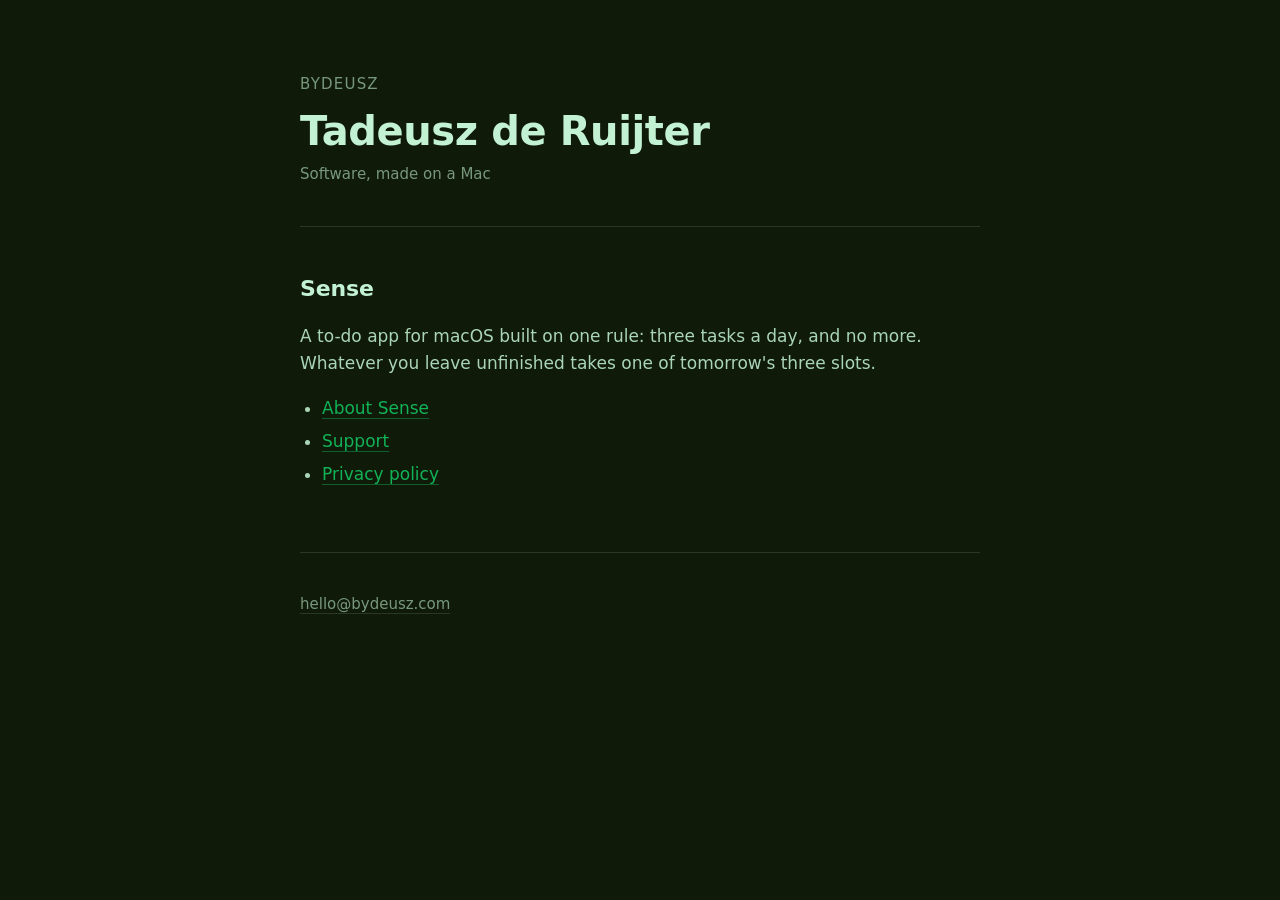
<file: index.html>
<!doctype html>
<html lang="en">
	<head>
		<meta charset="utf-8" />
		<meta name="viewport" content="width=device-width, initial-scale=1" />
		<title>bydeusz</title>
		<link rel="stylesheet" href="/style.css" />
	</head>
	<body>
		<main>
			<header>
				<p class="mark">bydeusz</p>
				<h1>Tadeusz de Ruijter</h1>
				<p class="date">Software, made on a Mac</p>
			</header>

			<h2>Sense</h2>
			<p>
				A to-do app for macOS built on one rule: three tasks a day, and no more.
				Whatever you leave unfinished takes one of tomorrow's three slots.
			</p>
			<ul>
				<li><a href="/sense/">About Sense</a></li>
				<li><a href="/sense/support.html">Support</a></li>
				<li><a href="/sense/privacy.html">Privacy policy</a></li>
			</ul>

			<footer>
				<p><a href="mailto:hello@bydeusz.com">hello@bydeusz.com</a></p>
			</footer>
		</main>
	</body>
</html>
</file>
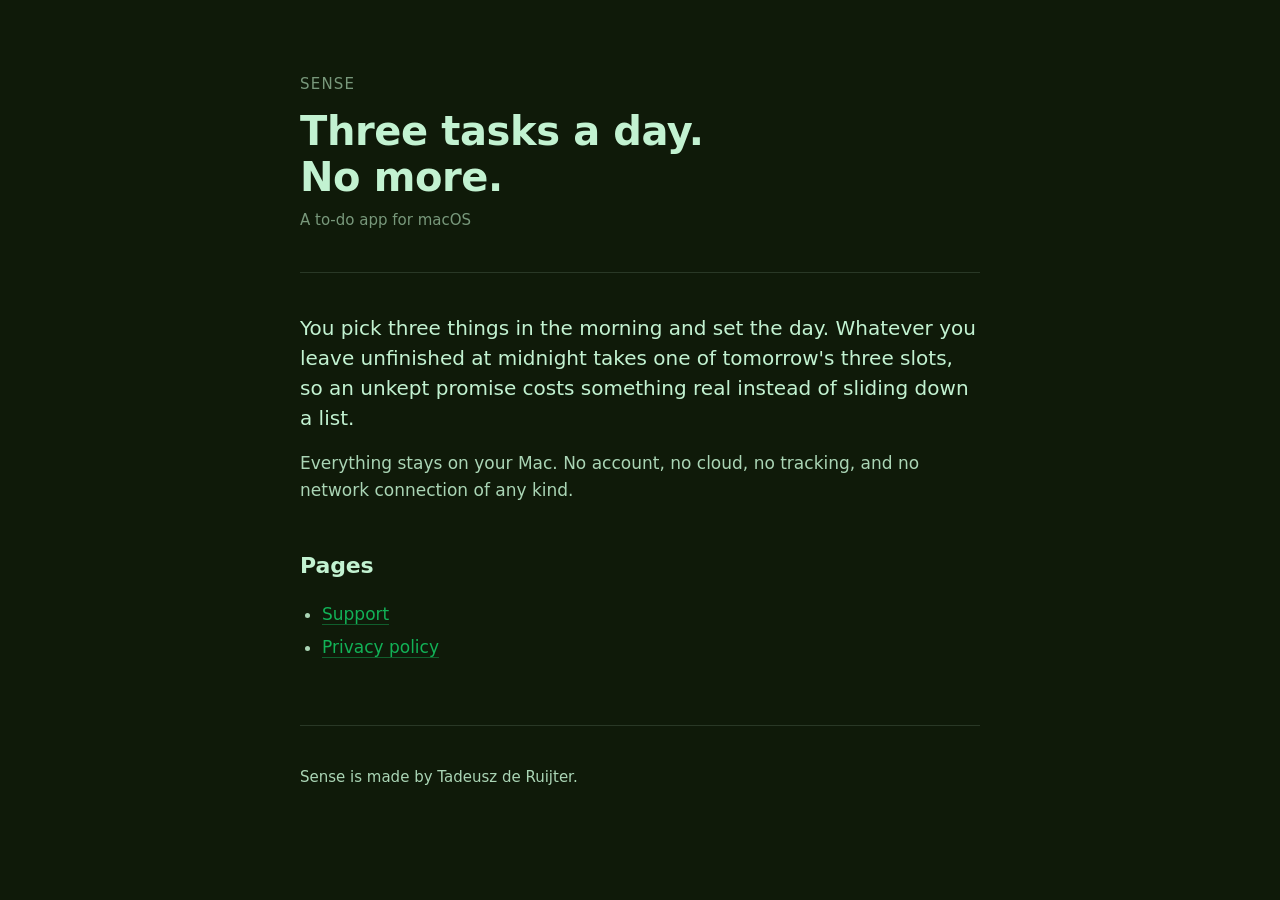
<file: sense/index.html>
<!doctype html>
<html lang="en">
	<head>
		<meta charset="utf-8" />
		<meta name="viewport" content="width=device-width, initial-scale=1" />
		<title>Sense</title>
		<link rel="stylesheet" href="/style.css" />
	</head>
	<body>
		<main>
			<header>
				<p class="mark">Sense</p>
				<h1>Three tasks a day.<br />No more.</h1>
				<p class="date">A to-do app for macOS</p>
			</header>

			<p class="lede">
				You pick three things in the morning and set the day. Whatever you leave
				unfinished at midnight takes one of tomorrow's three slots, so an unkept
				promise costs something real instead of sliding down a list.
			</p>

			<p>
				Everything stays on your Mac. No account, no cloud, no tracking, and no
				network connection of any kind.
			</p>

			<h2>Pages</h2>
			<ul>
				<li><a href="support.html">Support</a></li>
				<li><a href="privacy.html">Privacy policy</a></li>
			</ul>

			<footer>
				<p>Sense is made by Tadeusz de Ruijter.</p>
			</footer>
		</main>
	</body>
</html>
</file>
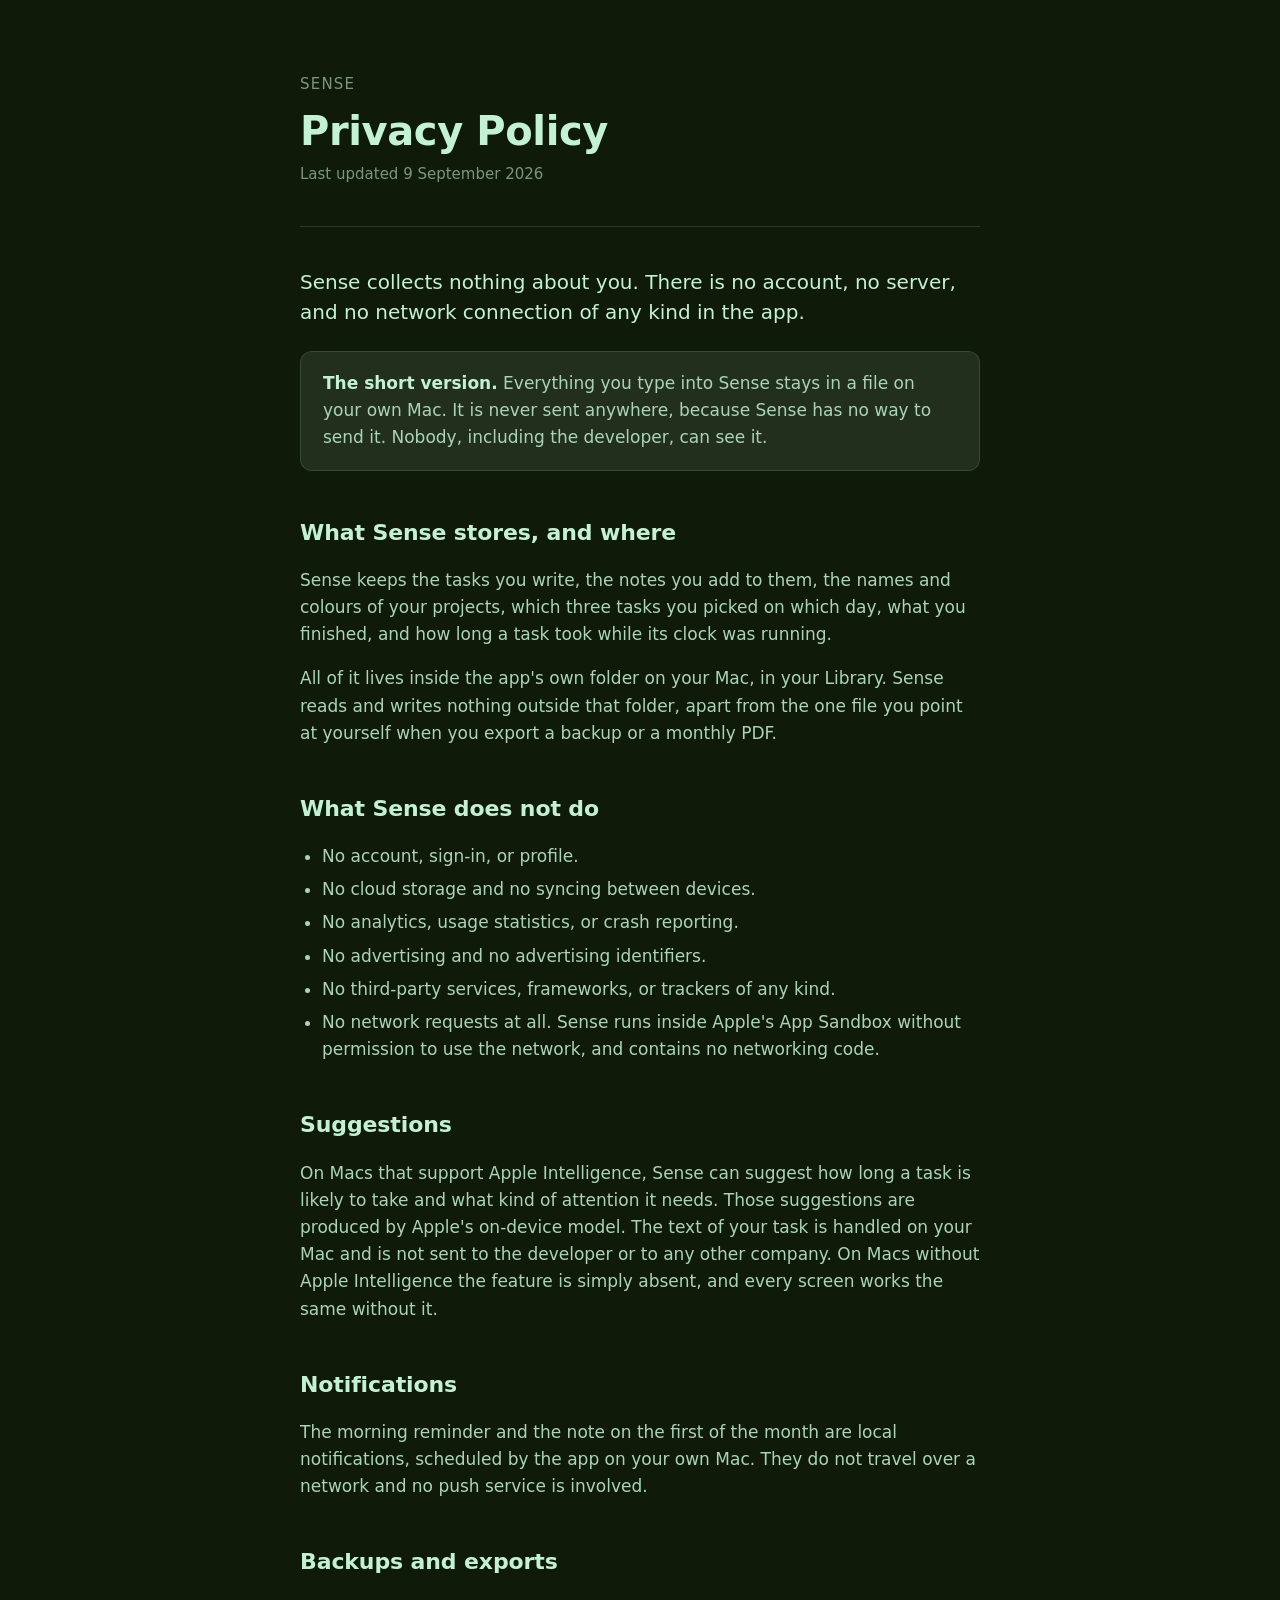
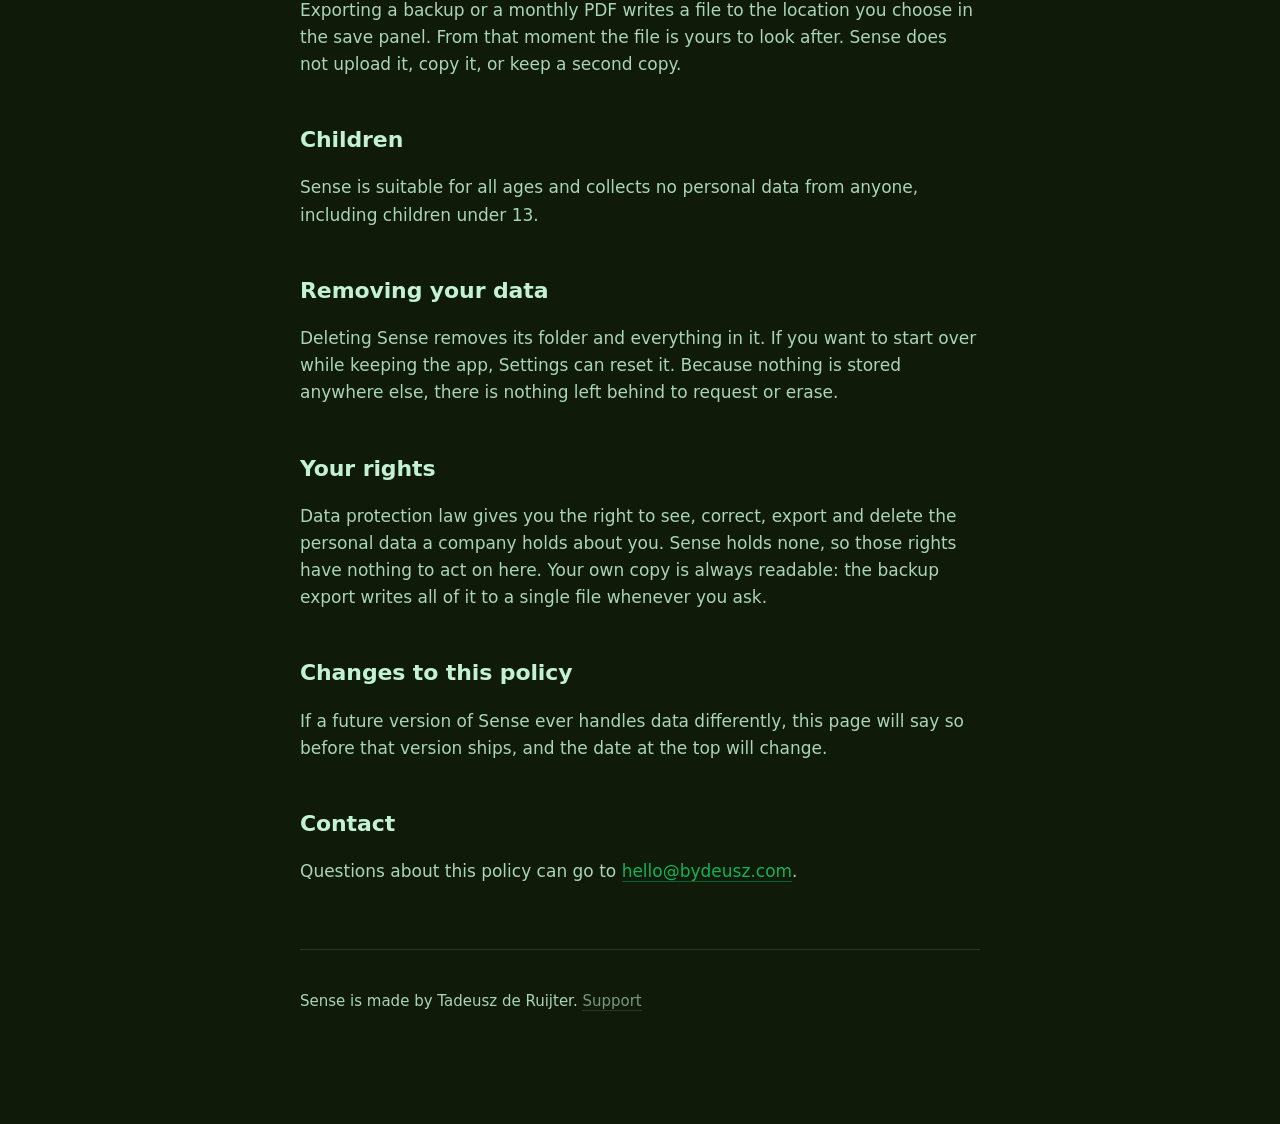
<file: privacy.html>
<!doctype html>
<html lang="en">
	<head>
		<meta charset="utf-8" />
		<meta name="viewport" content="width=device-width, initial-scale=1" />
		<title>Privacy Policy — Sense</title>
		<link rel="stylesheet" href="style.css" />
	</head>
	<body>
		<main>
			<header>
				<p class="mark">Sense</p>
				<h1>Privacy Policy</h1>
				<p class="date">Last updated 9 September 2026</p>
			</header>

			<p class="lede">
				Sense collects nothing about you. There is no account, no server, and no
				network connection of any kind in the app.
			</p>

			<div class="panel">
				<p>
					<strong>The short version.</strong> Everything you type into Sense stays
					in a file on your own Mac. It is never sent anywhere, because Sense has
					no way to send it. Nobody, including the developer, can see it.
				</p>
			</div>

			<h2>What Sense stores, and where</h2>
			<p>
				Sense keeps the tasks you write, the notes you add to them, the names and
				colours of your projects, which three tasks you picked on which day, what
				you finished, and how long a task took while its clock was running.
			</p>
			<p>
				All of it lives inside the app's own folder on your Mac, in your Library.
				Sense reads and writes nothing outside that folder, apart from the one file
				you point at yourself when you export a backup or a monthly PDF.
			</p>

			<h2>What Sense does not do</h2>
			<ul>
				<li>No account, sign-in, or profile.</li>
				<li>No cloud storage and no syncing between devices.</li>
				<li>No analytics, usage statistics, or crash reporting.</li>
				<li>No advertising and no advertising identifiers.</li>
				<li>No third-party services, frameworks, or trackers of any kind.</li>
				<li>
					No network requests at all. Sense runs inside Apple's App Sandbox without
					permission to use the network, and contains no networking code.
				</li>
			</ul>

			<h2>Suggestions</h2>
			<p>
				On Macs that support Apple Intelligence, Sense can suggest how long a task
				is likely to take and what kind of attention it needs. Those suggestions are
				produced by Apple's on-device model. The text of your task is handled on your
				Mac and is not sent to the developer or to any other company. On Macs without
				Apple Intelligence the feature is simply absent, and every screen works the
				same without it.
			</p>

			<h2>Notifications</h2>
			<p>
				The morning reminder and the note on the first of the month are local
				notifications, scheduled by the app on your own Mac. They do not travel over
				a network and no push service is involved.
			</p>

			<h2>Backups and exports</h2>
			<p>
				Exporting a backup or a monthly PDF writes a file to the location you choose
				in the save panel. From that moment the file is yours to look after. Sense
				does not upload it, copy it, or keep a second copy.
			</p>

			<h2>Children</h2>
			<p>
				Sense is suitable for all ages and collects no personal data from anyone,
				including children under 13.
			</p>

			<h2>Removing your data</h2>
			<p>
				Deleting Sense removes its folder and everything in it. If you want to start
				over while keeping the app, Settings can reset it. Because nothing is stored
				anywhere else, there is nothing left behind to request or erase.
			</p>

			<h2>Your rights</h2>
			<p>
				Data protection law gives you the right to see, correct, export and delete
				the personal data a company holds about you. Sense holds none, so those
				rights have nothing to act on here. Your own copy is always readable: the
				backup export writes all of it to a single file whenever you ask.
			</p>

			<h2>Changes to this policy</h2>
			<p>
				If a future version of Sense ever handles data differently, this page will
				say so before that version ships, and the date at the top will change.
			</p>

			<h2>Contact</h2>
			<p>
				Questions about this policy can go to
				<a href="mailto:hello@bydeusz.com">hello@bydeusz.com</a>.
			</p>

			<footer>
				<p>
					Sense is made by Tadeusz de Ruijter. <a href="support.html">Support</a>
				</p>
			</footer>
		</main>
	</body>
</html>
</file>
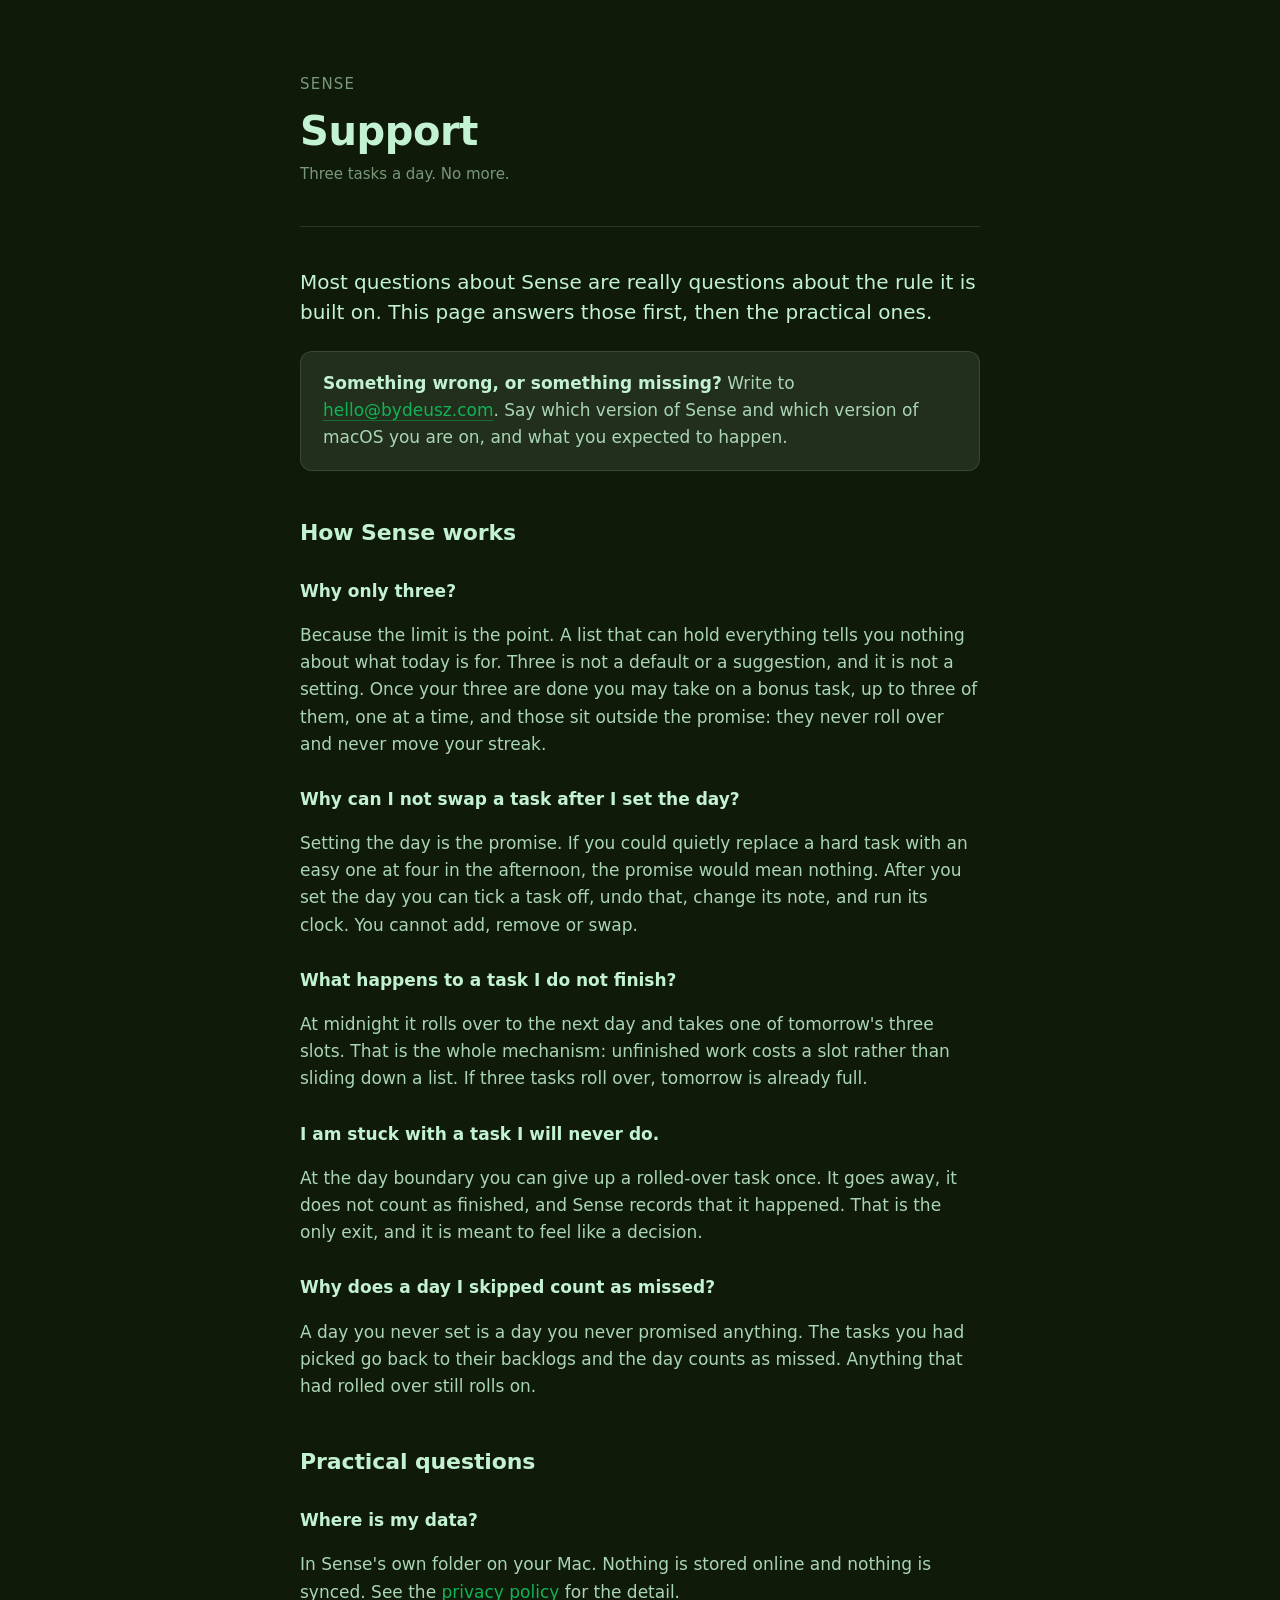
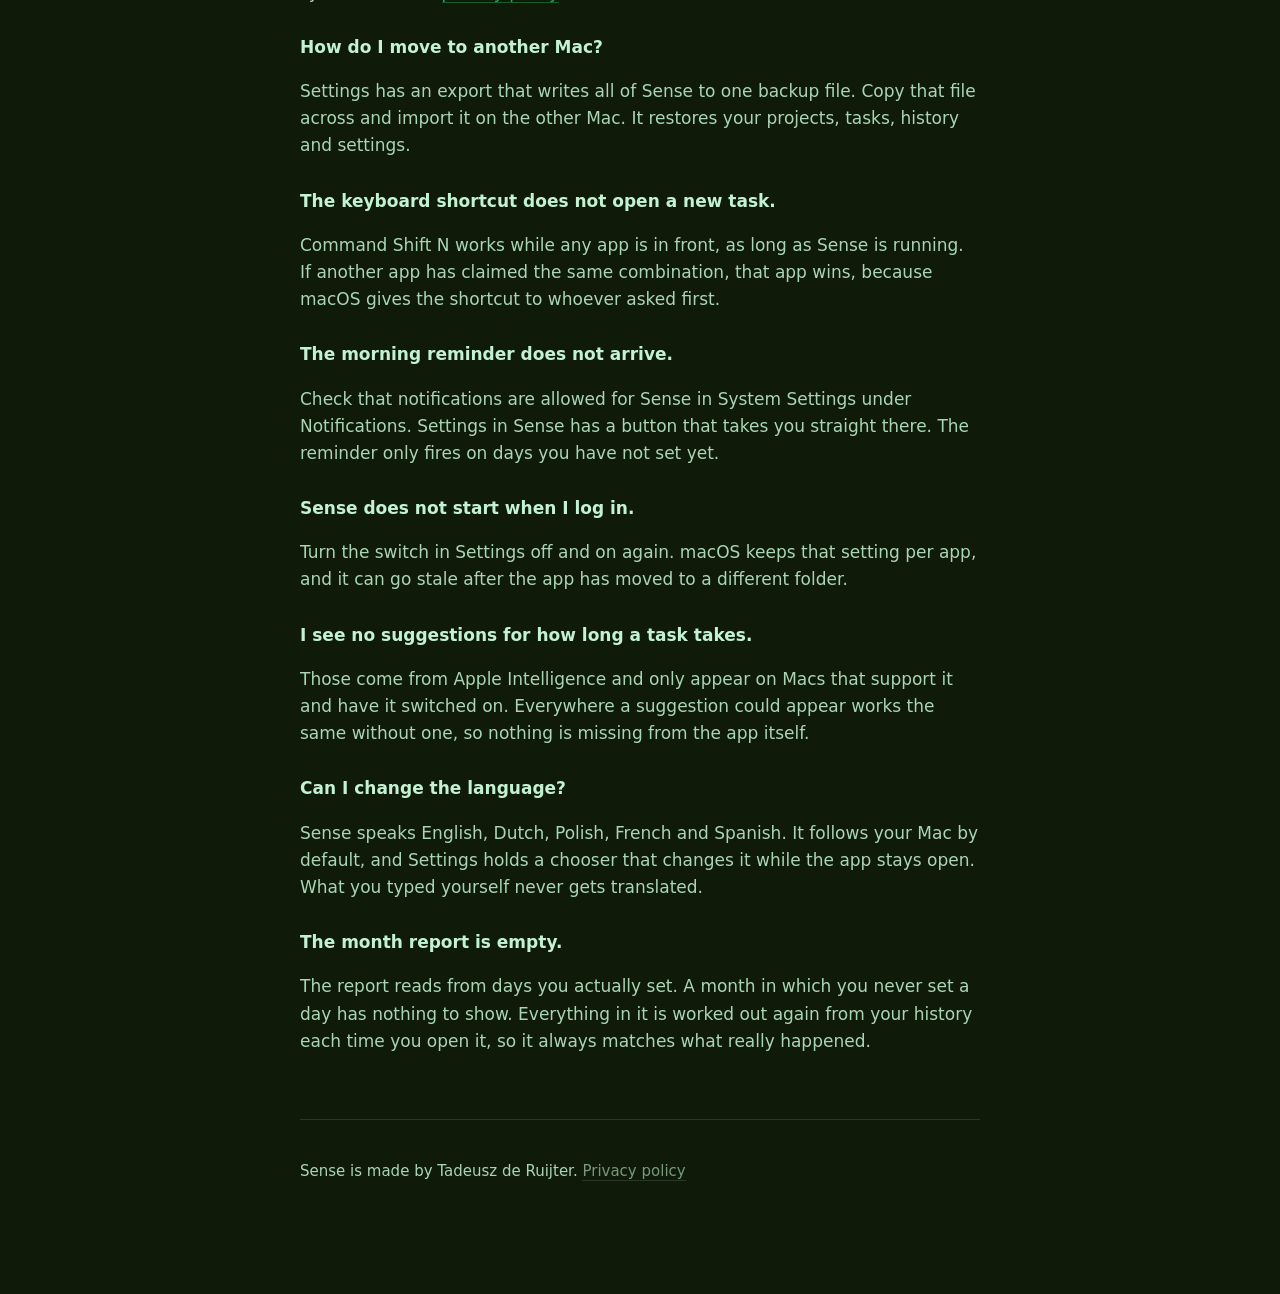
<file: support.html>
<!doctype html>
<html lang="en">
	<head>
		<meta charset="utf-8" />
		<meta name="viewport" content="width=device-width, initial-scale=1" />
		<title>Support — Sense</title>
		<link rel="stylesheet" href="style.css" />
	</head>
	<body>
		<main>
			<header>
				<p class="mark">Sense</p>
				<h1>Support</h1>
				<p class="date">Three tasks a day. No more.</p>
			</header>

			<p class="lede">
				Most questions about Sense are really questions about the rule it is built
				on. This page answers those first, then the practical ones.
			</p>

			<div class="panel">
				<p>
					<strong>Something wrong, or something missing?</strong> Write to
					<a href="mailto:hello@bydeusz.com">hello@bydeusz.com</a>. Say which
					version of Sense and which version of macOS you are on, and what you
					expected to happen.
				</p>
			</div>

			<h2>How Sense works</h2>

			<h3>Why only three?</h3>
			<p>
				Because the limit is the point. A list that can hold everything tells you
				nothing about what today is for. Three is not a default or a suggestion, and
				it is not a setting. Once your three are done you may take on a bonus task,
				up to three of them, one at a time, and those sit outside the promise: they
				never roll over and never move your streak.
			</p>

			<h3>Why can I not swap a task after I set the day?</h3>
			<p>
				Setting the day is the promise. If you could quietly replace a hard task with
				an easy one at four in the afternoon, the promise would mean nothing. After
				you set the day you can tick a task off, undo that, change its note, and run
				its clock. You cannot add, remove or swap.
			</p>

			<h3>What happens to a task I do not finish?</h3>
			<p>
				At midnight it rolls over to the next day and takes one of tomorrow's three
				slots. That is the whole mechanism: unfinished work costs a slot rather than
				sliding down a list. If three tasks roll over, tomorrow is already full.
			</p>

			<h3>I am stuck with a task I will never do.</h3>
			<p>
				At the day boundary you can give up a rolled-over task once. It goes away, it
				does not count as finished, and Sense records that it happened. That is the
				only exit, and it is meant to feel like a decision.
			</p>

			<h3>Why does a day I skipped count as missed?</h3>
			<p>
				A day you never set is a day you never promised anything. The tasks you had
				picked go back to their backlogs and the day counts as missed. Anything that
				had rolled over still rolls on.
			</p>

			<h2>Practical questions</h2>

			<h3>Where is my data?</h3>
			<p>
				In Sense's own folder on your Mac. Nothing is stored online and nothing is
				synced. See the <a href="privacy.html">privacy policy</a> for the detail.
			</p>

			<h3>How do I move to another Mac?</h3>
			<p>
				Settings has an export that writes all of Sense to one backup file. Copy that
				file across and import it on the other Mac. It restores your projects, tasks,
				history and settings.
			</p>

			<h3>The keyboard shortcut does not open a new task.</h3>
			<p>
				Command Shift N works while any app is in front, as long as Sense is running.
				If another app has claimed the same combination, that app wins, because macOS
				gives the shortcut to whoever asked first.
			</p>

			<h3>The morning reminder does not arrive.</h3>
			<p>
				Check that notifications are allowed for Sense in System Settings under
				Notifications. Settings in Sense has a button that takes you straight there.
				The reminder only fires on days you have not set yet.
			</p>

			<h3>Sense does not start when I log in.</h3>
			<p>
				Turn the switch in Settings off and on again. macOS keeps that setting per
				app, and it can go stale after the app has moved to a different folder.
			</p>

			<h3>I see no suggestions for how long a task takes.</h3>
			<p>
				Those come from Apple Intelligence and only appear on Macs that support it
				and have it switched on. Everywhere a suggestion could appear works the same
				without one, so nothing is missing from the app itself.
			</p>

			<h3>Can I change the language?</h3>
			<p>
				Sense speaks English, Dutch, Polish, French and Spanish. It follows your Mac
				by default, and Settings holds a chooser that changes it while the app stays
				open. What you typed yourself never gets translated.
			</p>

			<h3>The month report is empty.</h3>
			<p>
				The report reads from days you actually set. A month in which you never set a
				day has nothing to show. Everything in it is worked out again from your
				history each time you open it, so it always matches what really happened.
			</p>

			<footer>
				<p>
					Sense is made by Tadeusz de Ruijter.
					<a href="privacy.html">Privacy policy</a>
				</p>
			</footer>
		</main>
	</body>
</html>
</file>
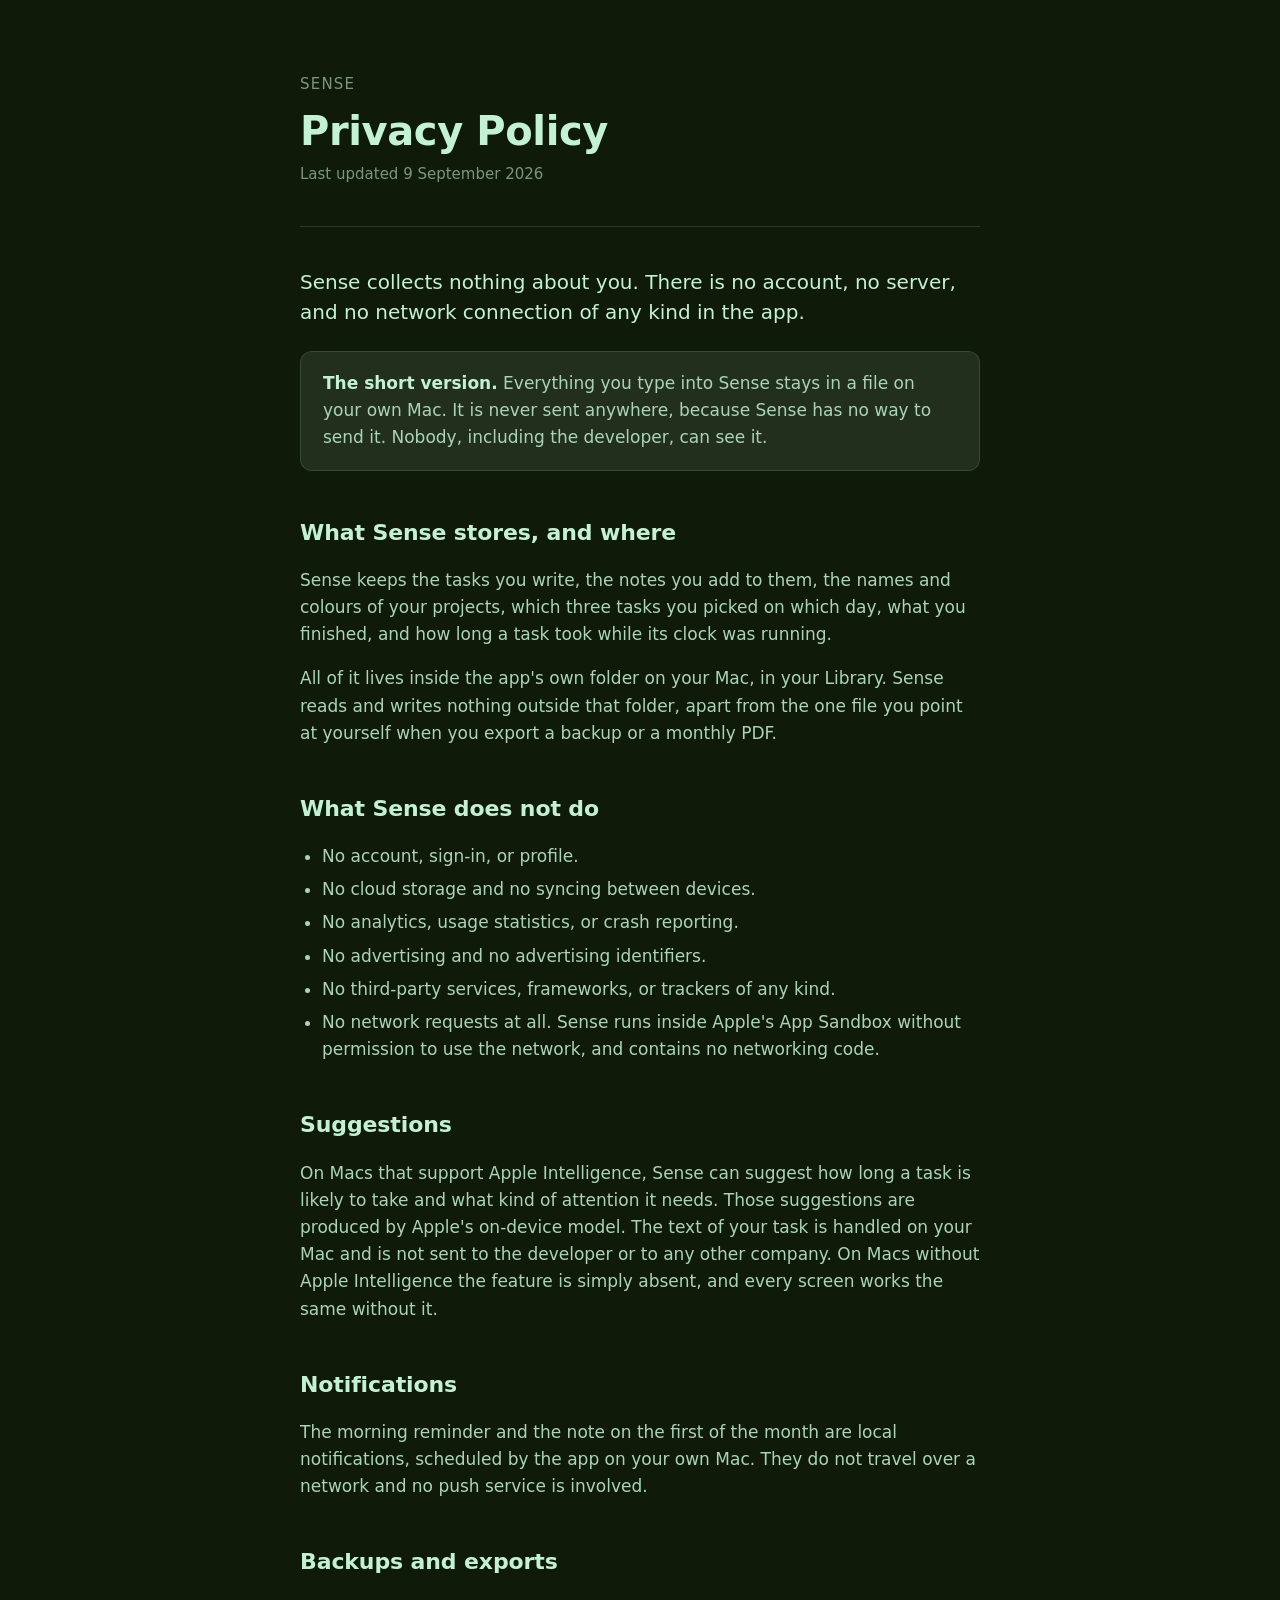
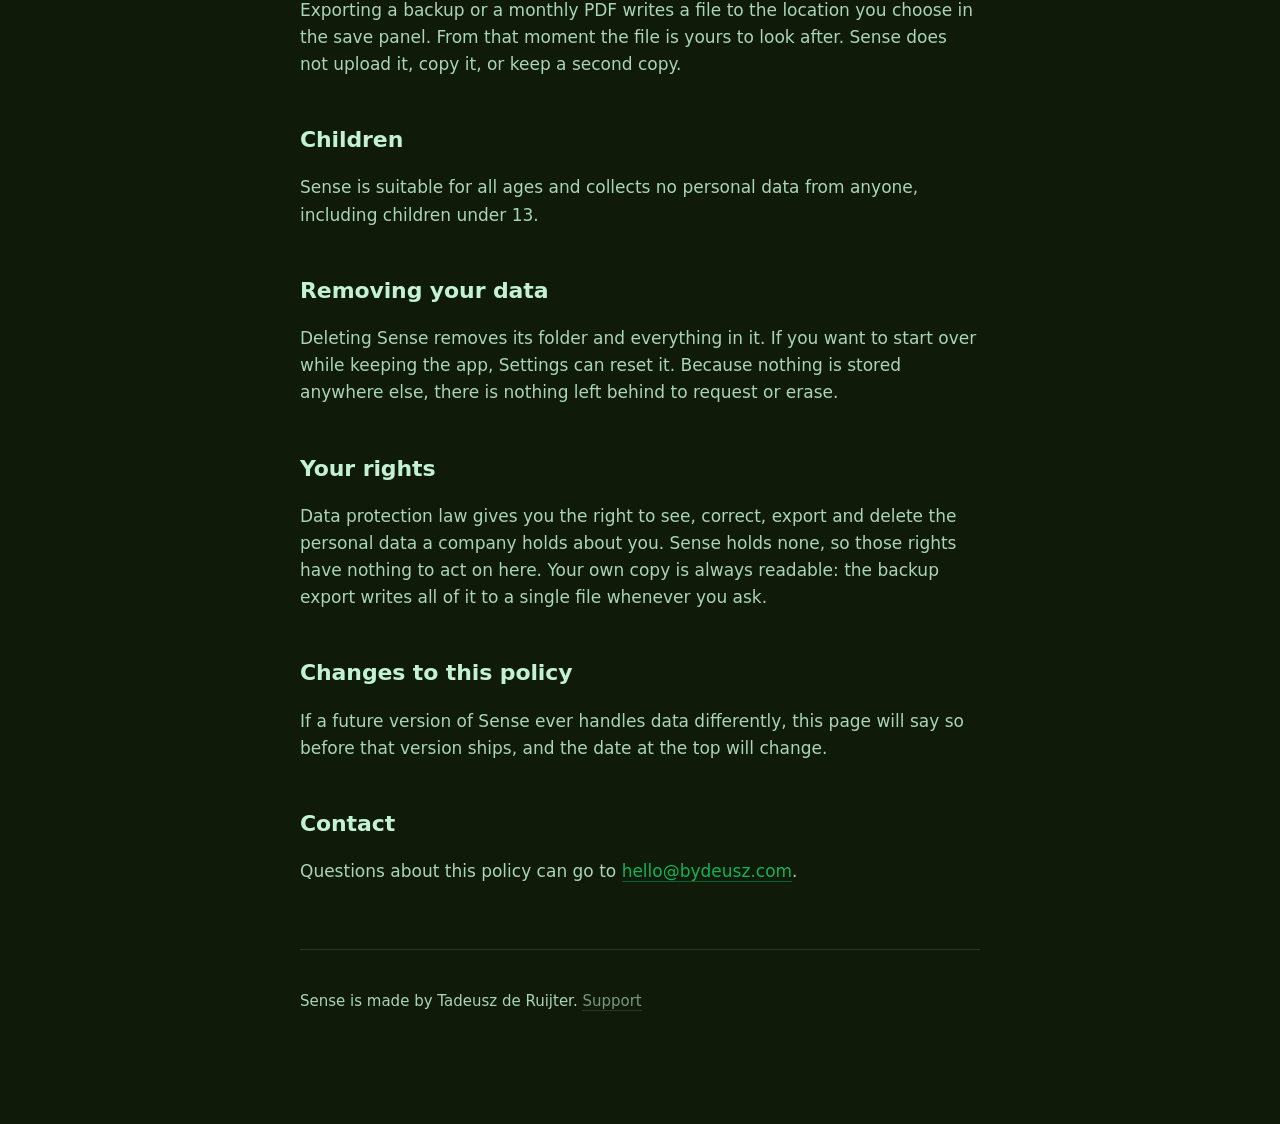
<file: sense/privacy.html>
<!doctype html>
<html lang="en">
	<head>
		<meta charset="utf-8" />
		<meta name="viewport" content="width=device-width, initial-scale=1" />
		<title>Privacy Policy — Sense</title>
		<link rel="stylesheet" href="/style.css" />
	</head>
	<body>
		<main>
			<header>
				<p class="mark">Sense</p>
				<h1>Privacy Policy</h1>
				<p class="date">Last updated 9 September 2026</p>
			</header>

			<p class="lede">
				Sense collects nothing about you. There is no account, no server, and no
				network connection of any kind in the app.
			</p>

			<div class="panel">
				<p>
					<strong>The short version.</strong> Everything you type into Sense stays
					in a file on your own Mac. It is never sent anywhere, because Sense has
					no way to send it. Nobody, including the developer, can see it.
				</p>
			</div>

			<h2>What Sense stores, and where</h2>
			<p>
				Sense keeps the tasks you write, the notes you add to them, the names and
				colours of your projects, which three tasks you picked on which day, what
				you finished, and how long a task took while its clock was running.
			</p>
			<p>
				All of it lives inside the app's own folder on your Mac, in your Library.
				Sense reads and writes nothing outside that folder, apart from the one file
				you point at yourself when you export a backup or a monthly PDF.
			</p>

			<h2>What Sense does not do</h2>
			<ul>
				<li>No account, sign-in, or profile.</li>
				<li>No cloud storage and no syncing between devices.</li>
				<li>No analytics, usage statistics, or crash reporting.</li>
				<li>No advertising and no advertising identifiers.</li>
				<li>No third-party services, frameworks, or trackers of any kind.</li>
				<li>
					No network requests at all. Sense runs inside Apple's App Sandbox without
					permission to use the network, and contains no networking code.
				</li>
			</ul>

			<h2>Suggestions</h2>
			<p>
				On Macs that support Apple Intelligence, Sense can suggest how long a task
				is likely to take and what kind of attention it needs. Those suggestions are
				produced by Apple's on-device model. The text of your task is handled on your
				Mac and is not sent to the developer or to any other company. On Macs without
				Apple Intelligence the feature is simply absent, and every screen works the
				same without it.
			</p>

			<h2>Notifications</h2>
			<p>
				The morning reminder and the note on the first of the month are local
				notifications, scheduled by the app on your own Mac. They do not travel over
				a network and no push service is involved.
			</p>

			<h2>Backups and exports</h2>
			<p>
				Exporting a backup or a monthly PDF writes a file to the location you choose
				in the save panel. From that moment the file is yours to look after. Sense
				does not upload it, copy it, or keep a second copy.
			</p>

			<h2>Children</h2>
			<p>
				Sense is suitable for all ages and collects no personal data from anyone,
				including children under 13.
			</p>

			<h2>Removing your data</h2>
			<p>
				Deleting Sense removes its folder and everything in it. If you want to start
				over while keeping the app, Settings can reset it. Because nothing is stored
				anywhere else, there is nothing left behind to request or erase.
			</p>

			<h2>Your rights</h2>
			<p>
				Data protection law gives you the right to see, correct, export and delete
				the personal data a company holds about you. Sense holds none, so those
				rights have nothing to act on here. Your own copy is always readable: the
				backup export writes all of it to a single file whenever you ask.
			</p>

			<h2>Changes to this policy</h2>
			<p>
				If a future version of Sense ever handles data differently, this page will
				say so before that version ships, and the date at the top will change.
			</p>

			<h2>Contact</h2>
			<p>
				Questions about this policy can go to
				<a href="mailto:hello@bydeusz.com">hello@bydeusz.com</a>.
			</p>

			<footer>
				<p>
					Sense is made by Tadeusz de Ruijter. <a href="support.html">Support</a>
				</p>
			</footer>
		</main>
	</body>
</html>
</file>
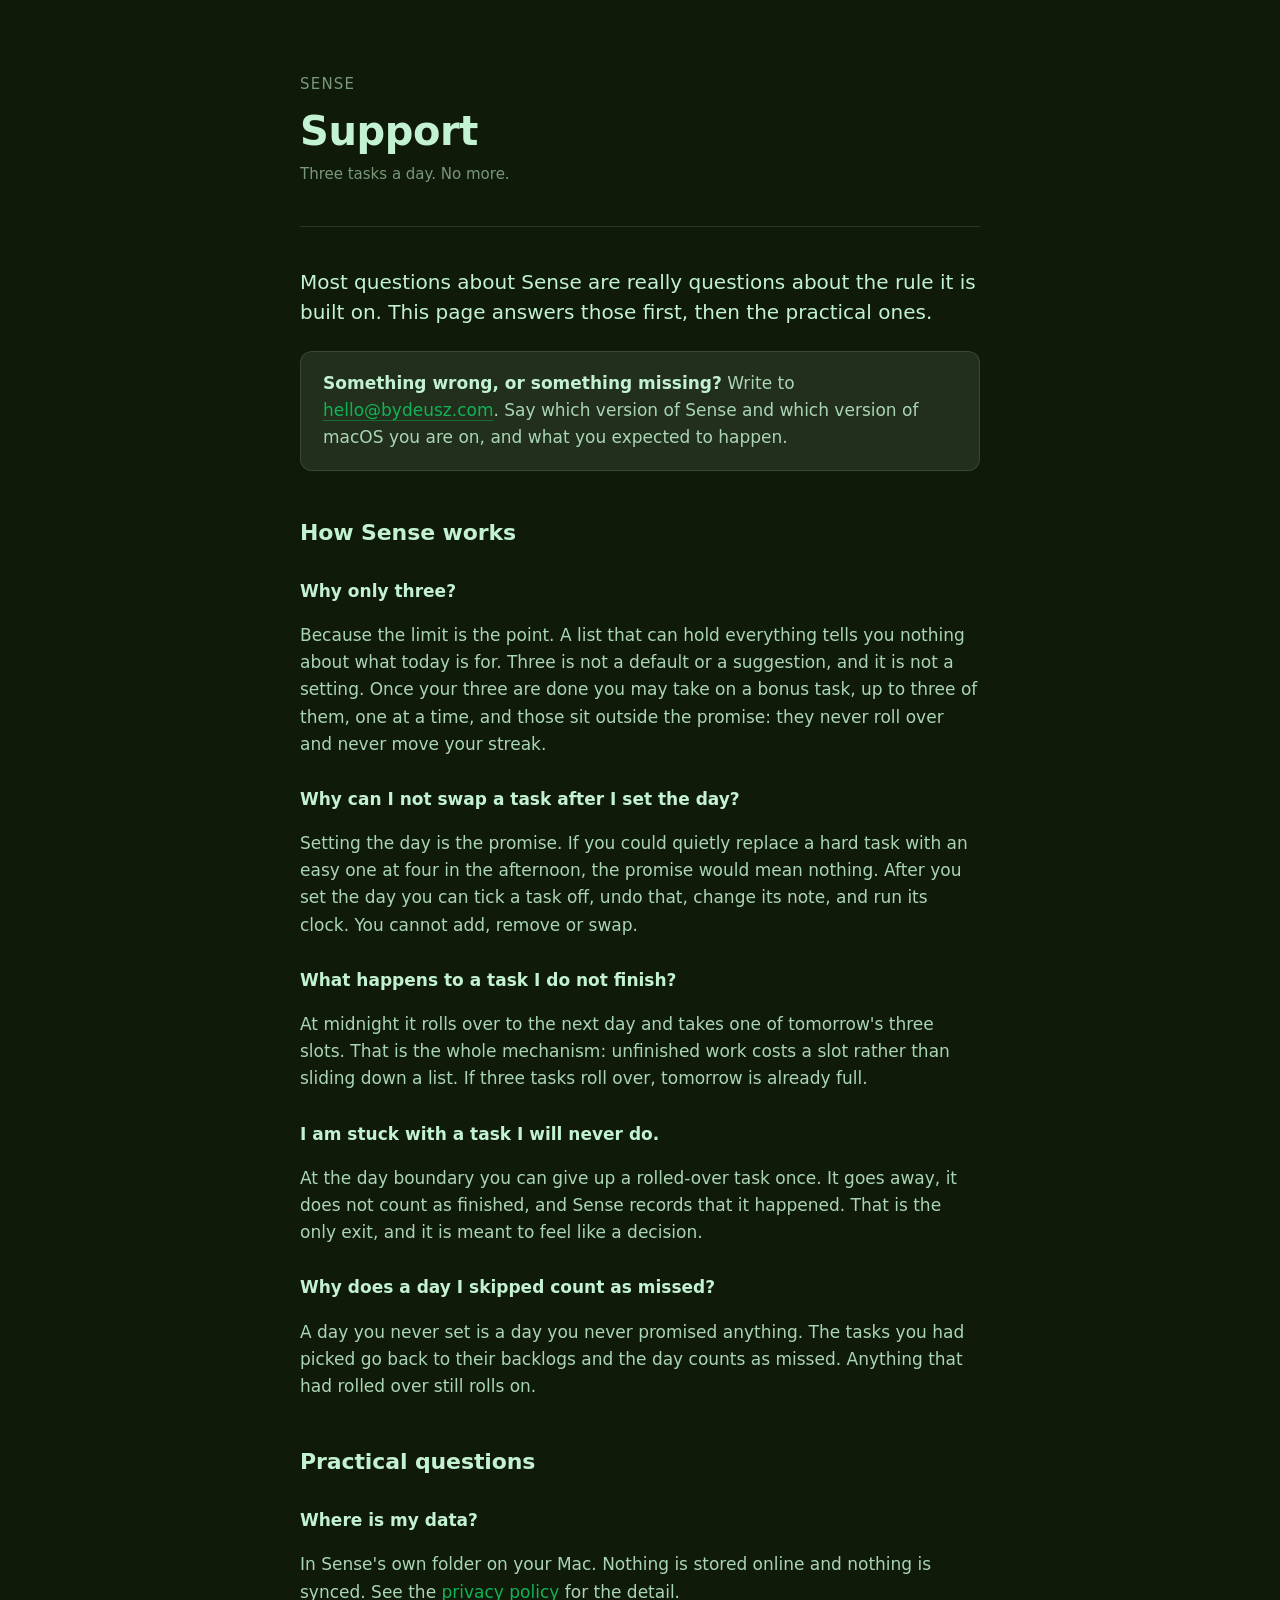
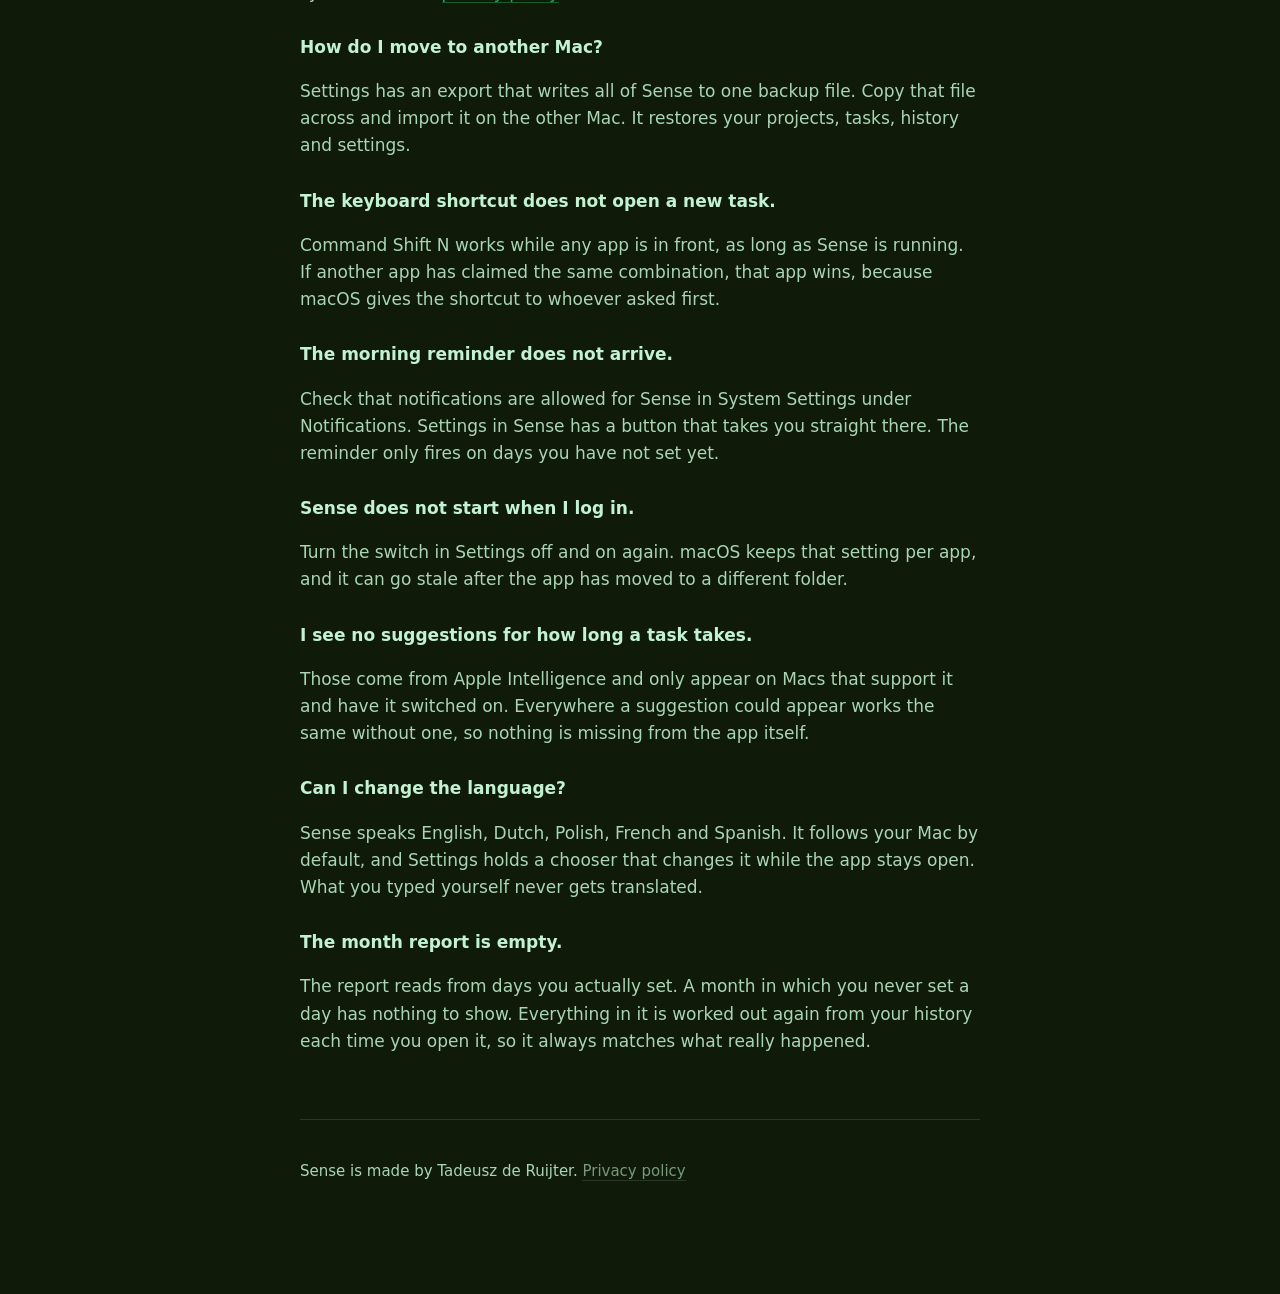
<file: sense/support.html>
<!doctype html>
<html lang="en">
	<head>
		<meta charset="utf-8" />
		<meta name="viewport" content="width=device-width, initial-scale=1" />
		<title>Support — Sense</title>
		<link rel="stylesheet" href="/style.css" />
	</head>
	<body>
		<main>
			<header>
				<p class="mark">Sense</p>
				<h1>Support</h1>
				<p class="date">Three tasks a day. No more.</p>
			</header>

			<p class="lede">
				Most questions about Sense are really questions about the rule it is built
				on. This page answers those first, then the practical ones.
			</p>

			<div class="panel">
				<p>
					<strong>Something wrong, or something missing?</strong> Write to
					<a href="mailto:hello@bydeusz.com">hello@bydeusz.com</a>. Say which
					version of Sense and which version of macOS you are on, and what you
					expected to happen.
				</p>
			</div>

			<h2>How Sense works</h2>

			<h3>Why only three?</h3>
			<p>
				Because the limit is the point. A list that can hold everything tells you
				nothing about what today is for. Three is not a default or a suggestion, and
				it is not a setting. Once your three are done you may take on a bonus task,
				up to three of them, one at a time, and those sit outside the promise: they
				never roll over and never move your streak.
			</p>

			<h3>Why can I not swap a task after I set the day?</h3>
			<p>
				Setting the day is the promise. If you could quietly replace a hard task with
				an easy one at four in the afternoon, the promise would mean nothing. After
				you set the day you can tick a task off, undo that, change its note, and run
				its clock. You cannot add, remove or swap.
			</p>

			<h3>What happens to a task I do not finish?</h3>
			<p>
				At midnight it rolls over to the next day and takes one of tomorrow's three
				slots. That is the whole mechanism: unfinished work costs a slot rather than
				sliding down a list. If three tasks roll over, tomorrow is already full.
			</p>

			<h3>I am stuck with a task I will never do.</h3>
			<p>
				At the day boundary you can give up a rolled-over task once. It goes away, it
				does not count as finished, and Sense records that it happened. That is the
				only exit, and it is meant to feel like a decision.
			</p>

			<h3>Why does a day I skipped count as missed?</h3>
			<p>
				A day you never set is a day you never promised anything. The tasks you had
				picked go back to their backlogs and the day counts as missed. Anything that
				had rolled over still rolls on.
			</p>

			<h2>Practical questions</h2>

			<h3>Where is my data?</h3>
			<p>
				In Sense's own folder on your Mac. Nothing is stored online and nothing is
				synced. See the <a href="privacy.html">privacy policy</a> for the detail.
			</p>

			<h3>How do I move to another Mac?</h3>
			<p>
				Settings has an export that writes all of Sense to one backup file. Copy that
				file across and import it on the other Mac. It restores your projects, tasks,
				history and settings.
			</p>

			<h3>The keyboard shortcut does not open a new task.</h3>
			<p>
				Command Shift N works while any app is in front, as long as Sense is running.
				If another app has claimed the same combination, that app wins, because macOS
				gives the shortcut to whoever asked first.
			</p>

			<h3>The morning reminder does not arrive.</h3>
			<p>
				Check that notifications are allowed for Sense in System Settings under
				Notifications. Settings in Sense has a button that takes you straight there.
				The reminder only fires on days you have not set yet.
			</p>

			<h3>Sense does not start when I log in.</h3>
			<p>
				Turn the switch in Settings off and on again. macOS keeps that setting per
				app, and it can go stale after the app has moved to a different folder.
			</p>

			<h3>I see no suggestions for how long a task takes.</h3>
			<p>
				Those come from Apple Intelligence and only appear on Macs that support it
				and have it switched on. Everywhere a suggestion could appear works the same
				without one, so nothing is missing from the app itself.
			</p>

			<h3>Can I change the language?</h3>
			<p>
				Sense speaks English, Dutch, Polish, French and Spanish. It follows your Mac
				by default, and Settings holds a chooser that changes it while the app stays
				open. What you typed yourself never gets translated.
			</p>

			<h3>The month report is empty.</h3>
			<p>
				The report reads from days you actually set. A month in which you never set a
				day has nothing to show. Everything in it is worked out again from your
				history each time you open it, so it always matches what really happened.
			</p>

			<footer>
				<p>
					Sense is made by Tadeusz de Ruijter.
					<a href="privacy.html">Privacy policy</a>
				</p>
			</footer>
		</main>
	</body>
</html>
</file>
<file: style.css>
:root {
	--fern: #0f1a09;
	--mint: #c2f2d1;
	--signal: #12b257;
	--mint-dust: color-mix(in oklch, #c2f2d1 62%, #0f1a09);
	--mint-fill: color-mix(in oklch, #c2f2d1 12%, #0f1a09);
	--mint-seam: color-mix(in oklch, #c2f2d1 14%, transparent);
	color-scheme: dark;
}

* {
	box-sizing: border-box;
}

body {
	margin: 0;
	padding: 0 24px 96px;
	background: var(--fern);
	color: var(--mint);
	font-family:
		-apple-system, BlinkMacSystemFont, "Segoe UI", system-ui, sans-serif;
	font-size: 17px;
	line-height: 1.6;
	-webkit-font-smoothing: antialiased;
}

main {
	max-width: 680px;
	margin: 0 auto;
}

header {
	padding: 72px 0 40px;
	border-bottom: 1px solid var(--mint-seam);
	margin-bottom: 40px;
}

.mark {
	font-size: 15px;
	letter-spacing: 0.08em;
	text-transform: uppercase;
	color: var(--mint-dust);
	margin: 0 0 12px;
}

h1 {
	font-size: 40px;
	line-height: 1.15;
	font-weight: 600;
	margin: 0 0 8px;
	letter-spacing: -0.01em;
}

.date {
	color: var(--mint-dust);
	font-size: 15px;
	margin: 0;
}

h2 {
	font-size: 22px;
	font-weight: 600;
	margin: 44px 0 12px;
	letter-spacing: -0.005em;
}

h3 {
	font-size: 17px;
	font-weight: 600;
	margin: 28px 0 6px;
}

p,
li {
	color: color-mix(in oklch, var(--mint) 88%, var(--fern));
}

ul {
	padding-left: 22px;
}

li {
	margin: 6px 0;
}

strong {
	color: var(--mint);
	font-weight: 600;
}

a {
	color: var(--signal);
	text-decoration: none;
	border-bottom: 1px solid color-mix(in oklch, var(--signal) 45%, transparent);
}

a:hover {
	border-bottom-color: var(--signal);
}

.lede {
	font-size: 20px;
	line-height: 1.5;
	color: var(--mint);
	margin: 0 0 8px;
}

.panel {
	background: var(--mint-fill);
	border: 1px solid var(--mint-seam);
	border-radius: 12px;
	padding: 18px 22px;
	margin: 24px 0;
}

.panel p:last-child {
	margin-bottom: 0;
}

.panel p:first-child {
	margin-top: 0;
}

footer {
	margin-top: 64px;
	padding-top: 24px;
	border-top: 1px solid var(--mint-seam);
	color: var(--mint-dust);
	font-size: 15px;
}

footer a {
	color: var(--mint-dust);
	border-bottom-color: var(--mint-seam);
}

code {
	font-family: ui-monospace, SFMono-Regular, Menlo, monospace;
	font-size: 15px;
	background: var(--mint-fill);
	border-radius: 5px;
	padding: 1px 6px;
}
</file>
